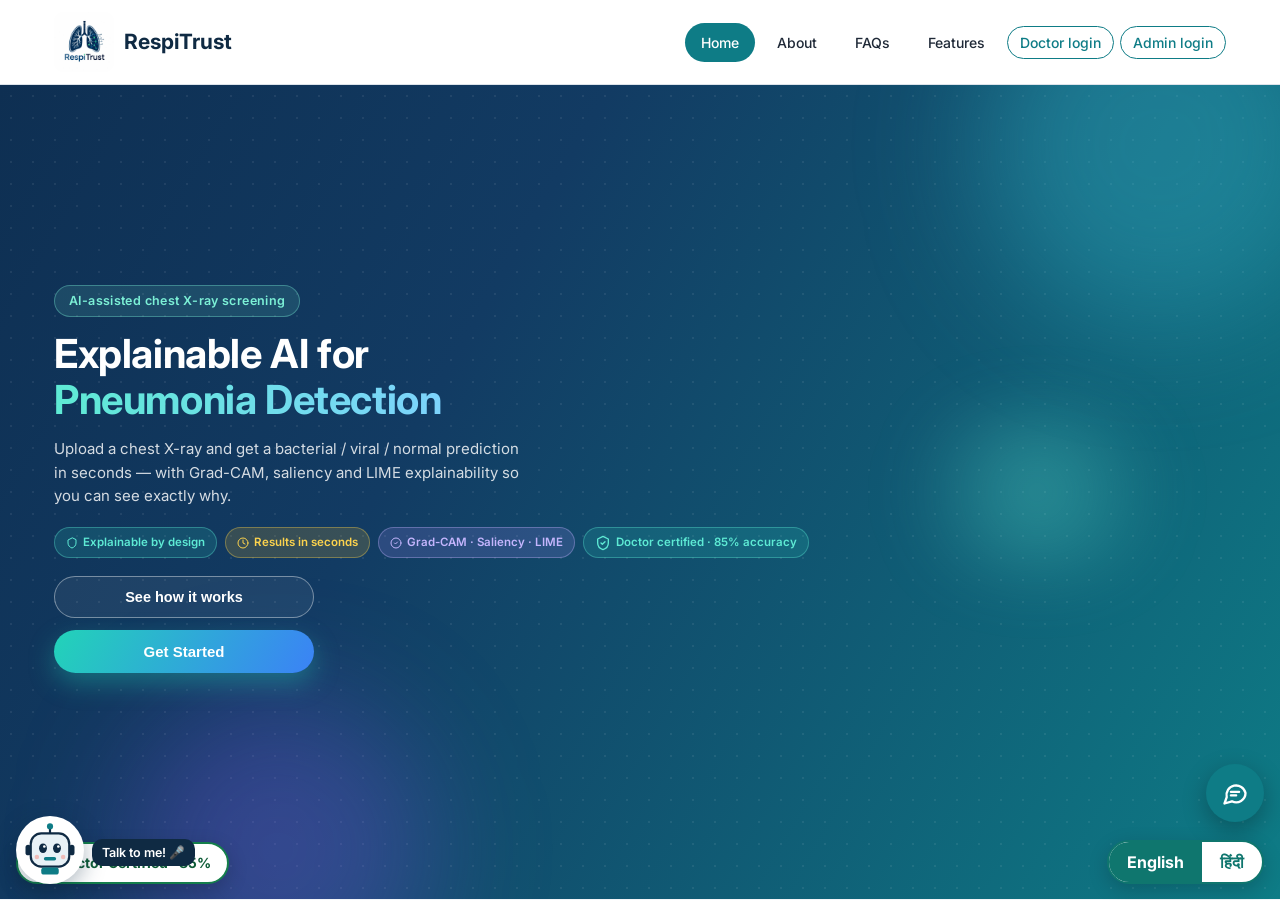
<file: frontend/index.html>
<!DOCTYPE html>
<html lang="en">
<head>
<meta charset="UTF-8">
<meta name="viewport" content="width=device-width, initial-scale=1.0">
<title>RespiTrust — AI-Powered Pneumonia Detection</title>
<link rel="icon" type="image/jpeg" href="assets/logo.jpg">
<link rel="preconnect" href="https://fonts.googleapis.com">
<link rel="preconnect" href="https://fonts.gstatic.com" crossorigin>
<link href="https://fonts.googleapis.com/css2?family=Inter:wght@400;500;600;700;800&display=swap" rel="stylesheet">
<link rel="stylesheet" href="css/style.css">
<link rel="stylesheet" href="css/extras.css">
</head>
<body>


<div id="heroScreen">

  <nav class="landing-nav">
    <div class="container nav-inner">
      <div class="nav-brand">
        <img src="assets/logo.jpg" alt="RespiTrust logo">
        <span>RespiTrust</span>
      </div>
      <div class="nav-links">
        <a href="#" class="nav-pill active">Home</a>
        <a href="#" id="heroNavAboutBtn">About</a>
        <a href="#" id="heroNavServicesBtn">FAQs</a>
        <a href="#" id="heroNavFeaturesBtn">Features</a>
      </div>
    </div>
  </nav>

  <header class="hero">
    <div class="hero-dots"></div>
    <div class="hero-glow hero-glow-a"></div>
    <div class="hero-glow hero-glow-b"></div>
    <div class="container hero-inner">
      <div class="hero-copy">
        <span class="hero-eyebrow">AI-assisted chest X-ray screening</span>
        <h1 class="hero-headline"><span class="reveal-line" style="--d:0s">Explainable AI for</span><br><span class="reveal-line shimmer-text" style="--d:.15s">Pneumonia Detection</span></h1>
        <p class="reveal-line" style="--d:.3s">Upload a chest X-ray and get a bacterial / viral / normal prediction in seconds — with Grad-CAM, saliency and LIME explainability so you can see exactly why.</p>
        <div class="hero-trust-row reveal-line" style="--d:.4s">
          <span class="hero-chip chip-teal">
            <svg viewBox="0 0 24 24" fill="none" stroke="currentColor" stroke-width="2" stroke-linecap="round" stroke-linejoin="round"><path d="M12 2 4 6v6c0 5 3.5 8.5 8 10 4.5-1.5 8-5 8-10V6z"/></svg>
            Explainable by design
          </span>
          <span class="hero-chip chip-amber">
            <svg viewBox="0 0 24 24" fill="none" stroke="currentColor" stroke-width="2" stroke-linecap="round" stroke-linejoin="round"><circle cx="12" cy="12" r="10"/><path d="M12 6v6l4 2"/></svg>
            Results in seconds
          </span>
          <span class="hero-chip chip-violet">
            <svg viewBox="0 0 24 24" fill="none" stroke="currentColor" stroke-width="2" stroke-linecap="round" stroke-linejoin="round"><path d="M9 12l2 2 4-4"/><circle cx="12" cy="12" r="10"/></svg>
            Grad-CAM · Saliency · LIME
          </span>
        </div>
        <div class="hero-cta-col reveal-line" style="--d:.55s">
          <button id="heroLearnMoreBtn" type="button" class="btn-ghost-light">See how it works</button>
          <button id="landingGetStartedBtn" type="button" class="btn-pill-bright">Get Started</button>
        </div>
      </div>
      <div class="hero-visual">
        <div class="hero-visual-glow"></div>
        <div class="hero-stage animate-float">
          <img class="stage-bg" src="assets/hero-bg.png" alt="">
          <img class="emerge-part" src="assets/badge-xray.png" alt="Chest X-ray with Grad-CAM heatmap overlay"
               style="left:38.3%;top:23.0%;width:28.2%;--dx:0px;--dy:0px;--d:.15s">
          <img class="emerge-part" src="assets/badge-ai.png" alt="AI processing icon"
               style="left:59.4%;top:16.9%;width:8.1%;--dx:24px;--dy:-28px;--d:.3s">
          <img class="emerge-part" src="assets/badge-pred.png" alt="Prediction card: Bacterial 87%, Viral 8%, Normal 5%"
               style="left:16.3%;top:37.3%;width:20.9%;--dx:-46px;--dy:8px;--d:.4s">
          <img class="emerge-part" src="assets/badge-gradcam.png" alt="Grad-CAM explainability thumbnail"
               style="left:72.4%;top:23.6%;width:10.5%;--dx:42px;--dy:-14px;--d:.5s">
          <img class="emerge-part" src="assets/badge-saliency.png" alt="Saliency map explainability thumbnail"
               style="left:72.4%;top:39.4%;width:10.5%;--dx:46px;--dy:0px;--d:.6s">
          <img class="emerge-part" src="assets/badge-lime.png" alt="LIME explainability thumbnail"
               style="left:72.4%;top:55.7%;width:10.5%;--dx:42px;--dy:14px;--d:.7s">
          <img class="emerge-part" src="assets/badge-thumbl.png" alt="Segmentation thumbnail"
               style="left:49.6%;top:73.6%;width:8.0%;--dx:-14px;--dy:34px;--d:.8s">
          <img class="emerge-part" src="assets/badge-thumbr.png" alt="Segmentation thumbnail"
               style="left:57.5%;top:72.5%;width:9.0%;--dx:18px;--dy:34px;--d:.9s">
        </div>
      </div>
    </div>
  </header>

</div>


<div id="infoScreen" style="display:none;">

  <nav class="landing-nav">
    <div class="container nav-inner">
      <div class="nav-brand">
        <img src="assets/logo.jpg" alt="RespiTrust logo">
        <span>RespiTrust</span>
      </div>
      <div class="nav-links">
        <a href="#" id="infoNavHomeBtn">Home</a>
        <a href="#about" class="nav-pill active">About</a>
        <a href="#services">FAQs</a>
        <a href="#features">Features</a>
        <button type="button" id="infoNavAnalyzeBtn" class="nav-cta-btn">Analyze an X-ray</button>
      </div>
    </div>
  </nav>

  <section id="about" class="landing-section">
    <div class="container">
      <p class="eyebrow-plain">About RespiTrust</p>
      <h2 class="section-title">Built for trust, not just accuracy</h2>
      <div class="about-grid">
        <div>
          <p class="about-lead">RespiTrust is an AI-assisted chest X-ray screening tool. It classifies scans as Normal, Bacterial pneumonia or Viral pneumonia, and shows the exact lung regions that drove the prediction — so the result is something a clinician can actually check, not a black box.</p>
          <ul class="check-list">
            <li>Three-class classification in a few seconds</li>
            <li>Region-of-concern highlighting on every scan</li>
            <li>Full test history saved to your account</li>
          </ul>
        </div>
        <div class="about-card">
          <div class="about-card-row"><span>Speed</span><strong>Results in seconds</strong></div>
          <div class="about-card-row"><span>Coverage</span><strong>Normal · Bacterial · Viral</strong></div>
          <div class="about-card-row"><span>Transparency</span><strong>Visual explanation on every scan</strong></div>
          <div class="about-card-row"><span>Privacy</span><strong>Your scans, your account only</strong></div>
        </div>
      </div>
    </div>
  </section>

  <section id="services" class="landing-section alt">
    <div class="container">
      <p class="eyebrow-plain">FAQs</p>
      <h2 class="section-title">Frequently asked questions</h2>
      <div class="accordion" id="landingAccordion">
        <div class="accordion-item open">
          <button class="accordion-head" type="button">
            <span>How does RespiTrust work?</span><span class="accordion-caret">▾</span>
          </button>
          <div class="accordion-body">
            <p>Upload a chest X-ray and RespiTrust classifies it as Normal, Bacterial pneumonia or Viral pneumonia in a few seconds, and highlights the lung regions that most influenced that result.</p>
          </div>
        </div>
        <div class="accordion-item">
          <button class="accordion-head" type="button">
            <span>Who can use this platform?</span><span class="accordion-caret">▾</span>
          </button>
          <div class="accordion-body">
            <p>Built for clinicians and students who want a fast, explainable second read on a chest X-ray. It's a screening aid, not a replacement for a radiologist's diagnosis.</p>
          </div>
        </div>
        <div class="accordion-item">
          <button class="accordion-head" type="button">
            <span>Is my data kept anywhere?</span><span class="accordion-caret">▾</span>
          </button>
          <div class="accordion-body">
            <p>Once you log in, every scan you analyze is saved to your account's history so you can track a patient's results over time and see how their condition is trending.</p>
          </div>
        </div>
        <div class="accordion-item">
          <button class="accordion-head" type="button">
            <span>Does this replace a doctor's diagnosis?</span><span class="accordion-caret">▾</span>
          </button>
          <div class="accordion-body">
            <p>No. RespiTrust is a screening aid meant to support a faster, more transparent first read — every result should still be confirmed by a qualified doctor or radiologist.</p>
          </div>
        </div>
        <div class="accordion-item">
          <button class="accordion-head" type="button">
            <span>What image formats can I upload?</span><span class="accordion-caret">▾</span>
          </button>
          <div class="accordion-body">
            <p>RespiTrust accepts standard chest X-ray images in JPG or PNG format. Just upload the scan and you'll get your result in seconds.</p>
          </div>
        </div>
      </div>
    </div>
  </section>

  <section id="features" class="landing-section">
    <div class="container">
      <p class="eyebrow-plain">Features</p>
      <h2 class="section-title">Everything you need for a reliable read</h2>
      <div class="features-grid">
        <div class="feature-card">
          <div class="feature-icon"><svg viewBox="0 0 24 24" fill="none" stroke="currentColor" stroke-width="2" stroke-linecap="round" stroke-linejoin="round"><path d="M9 12l2 2 4-4"/><circle cx="12" cy="12" r="10"/></svg></div>
          <h3>Explainable by design</h3>
          <p>Grad-CAM, saliency maps and LIME on every prediction, not just a confidence number.</p>
        </div>
        <div class="feature-card">
          <div class="feature-icon"><svg viewBox="0 0 24 24" fill="none" stroke="currentColor" stroke-width="2" stroke-linecap="round" stroke-linejoin="round"><circle cx="12" cy="12" r="10"/><path d="M12 6v6l4 2"/></svg></div>
          <h3>Results in seconds</h3>
          <p>Upload a scan and get a full breakdown — prediction, confidence and region of concern — almost instantly.</p>
        </div>
        <div class="feature-card">
          <div class="feature-icon"><svg viewBox="0 0 24 24" fill="none" stroke="currentColor" stroke-width="2" stroke-linecap="round" stroke-linejoin="round"><path d="M12 2 4 6v6c0 5 3.5 8.5 8 10 4.5-1.5 8-5 8-10V6z"/></svg></div>
          <h3>OTP-secured login</h3>
          <p>Passwordless mobile OTP login with instant verification — no passwords to manage or leak.</p>
        </div>
        <div class="feature-card">
          <div class="feature-icon"><svg viewBox="0 0 24 24" fill="none" stroke="currentColor" stroke-width="2" stroke-linecap="round" stroke-linejoin="round"><path d="M3 3v18h18"/><path d="M7 15l4-6 4 3 5-8"/></svg></div>
          <h3>Trend-aware history</h3>
          <p>Every scan is saved to your account, and RespiTrust flags whether a patient looks like they're improving or worsening.</p>
        </div>
      </div>
    </div>
  </section>

  <footer class="site-footer">
    <div class="container footer-grid">
      <div>
        <div class="footer-brand">RespiTrust</div>
        <p>Explainable AI for pneumonia detection — a screening aid for chest X-rays, built with transparency at the core.</p>
      </div>
      <div>
        <h4>Quick links</h4>
        <a href="#" id="footerHomeBtn">Home</a>
        <a href="#about">About</a>
        <a href="#services">FAQs</a>
        <a href="#features">Features</a>
      </div>
      <div>
        <h4>Get started</h4>
        <p class="footer-note">Academic project — not a certified medical diagnostic tool.</p>
      </div>
    </div>
  </footer>
</div>



<div id="loginScreen" style="display:none;">
  <div class="auth-wrap">
    <div class="auth-card">
      <div class="auth-logo"><img src="assets/logo.jpg" alt="RespiTrust logo"></div>
      <h2>Log in to RespiTrust</h2>
      <p class="auth-sub">Enter your mobile number — we'll send a one-time code to verify it's you.</p>

      <div id="loginStepEmail">
        <label for="loginPhone">Mobile number</label>
        <input type="tel" id="loginPhone" placeholder="10-digit mobile number" inputmode="numeric" pattern="[0-9]{10}" maxlength="10" autocomplete="tel-national">
        <button id="sendOtpBtn" type="button" class="btn-block">Send OTP</button>
      </div>

      <div id="loginStepOtp" style="display:none;">
        <p class="otp-target">Code sent to <strong id="otpPhoneLabel"></strong></p>
        <div id="demoOtpNote" class="demo-otp-note"></div>
        <label for="loginOtp">6-digit code</label>
        <input type="text" id="loginOtp" maxlength="6" inputmode="numeric" placeholder="••••••">
        <button id="verifyOtpBtn" type="button" class="btn-block">Verify &amp; log in</button>
        <button id="resendOtpBtn" type="button" class="btn-link">Change number / resend code</button>
      </div>

      <p id="authError" class="auth-error"></p>
    </div>
  </div>
</div>


<div id="appScreen" style="display:none;">

<nav class="landing-nav">
  <div class="container nav-inner">
    <div class="nav-brand">
      <img src="assets/logo.jpg" alt="RespiTrust logo">
      <span>RespiTrust</span>
    </div>
    <div class="nav-links">
      <a href="#" id="navHomeBtn" class="nav-pill active">Upload</a>
      <a href="#" id="navHistoryBtn">History</a>
      <span class="app-nav-email" id="navUserPhone"></span>
      <button id="logoutBtn" type="button" class="nav-cta-btn">Log out</button>
    </div>
  </div>
</nav>

<header class="hero app-hero">
  <div class="hero-dots"></div>
  <div class="hero-glow hero-glow-a"></div>
  <div class="hero-glow hero-glow-b"></div>
  <div class="container app-hero-inner">
    <span class="hero-eyebrow">AI-assisted chest X-ray screening</span>
    <h1>Upload a chest X-ray</h1>
    <p>Get a Normal / Bacterial / Viral prediction in seconds — with Grad-CAM, saliency and LIME so you can see exactly why.</p>
    <div class="hero-trust-row">
      <span class="hero-chip chip-teal">
        <svg viewBox="0 0 24 24" fill="none" stroke="currentColor" stroke-width="2" stroke-linecap="round" stroke-linejoin="round"><path d="M12 2 4 6v6c0 5 3.5 8.5 8 10 4.5-1.5 8-5 8-10V6z"/></svg>
        Explainable by design
      </span>
      <span class="hero-chip chip-amber">
        <svg viewBox="0 0 24 24" fill="none" stroke="currentColor" stroke-width="2" stroke-linecap="round" stroke-linejoin="round"><circle cx="12" cy="12" r="10"/><path d="M12 6v6l4 2"/></svg>
        Results in seconds
      </span>
      <span class="hero-chip chip-violet">
        <svg viewBox="0 0 24 24" fill="none" stroke="currentColor" stroke-width="2" stroke-linecap="round" stroke-linejoin="round"><path d="M9 12l2 2 4-4"/><circle cx="12" cy="12" r="10"/></svg>
        Grad-CAM · Saliency · LIME
      </span>
    </div>
  </div>
</header>

<main class="container">

  <section id="uploadSection" class="fade-in upload-panel">
    <div class="upload-zone" id="uploadZone">
      <div class="upload-icon">
        <svg viewBox="0 0 24 24" fill="none" stroke="currentColor" stroke-width="1.8" stroke-linecap="round" stroke-linejoin="round">
          <path d="M21 15v4a2 2 0 0 1-2 2H5a2 2 0 0 1-2-2v-4"/>
          <polyline points="17 8 12 3 7 8"/>
          <line x1="12" y1="3" x2="12" y2="15"/>
        </svg>
      </div>
      <p>Click or drag a chest X-ray image here</p>
      <span>Frontal chest X-rays only &middot; JPG or PNG</span>
      <em class="upload-pick">Choose file</em>
    </div>
    <input type="file" id="fileInput" accept="image/png, image/jpeg">
    <div class="preview-row" id="previewRow">
      <img id="previewImg" alt="Uploaded X-ray preview">
      <span class="fname" id="fileName"></span>
      <button id="analyzeBtn" type="button">Analyze image</button>
    </div>
    <div class="upload-error" id="uploadError" role="alert" style="display:none">
      <div class="upload-error-icon" aria-hidden="true">!</div>
      <div>
        <strong id="uploadErrorTitle">This image can't be analysed</strong>
        <p id="uploadErrorText"></p>
        <p class="upload-error-hint">RespiTrust analyses frontal chest X-rays only. Please choose a chest X-ray image (JPG or PNG) and try again.</p>
      </div>
    </div>
  </section>

  <div class="card loading-box" id="loadingBox">
    <div class="spinner"></div>
    <p>Analyzing X-ray…</p>
  </div>

  <section id="resultSection" class="fade-in">
    <h2>Prediction result</h2>
    <div class="result-card" id="resultCard">
      <div class="result-top">
        <div class="result-heading">
          <div class="result-icon" id="resultIcon">
            <svg viewBox="0 0 24 24" fill="none" stroke="currentColor" stroke-width="2" stroke-linecap="round" stroke-linejoin="round"><path d="M9 12l2 2 4-4"/><circle cx="12" cy="12" r="10"/></svg>
          </div>
          <div>
            <p class="result-label">Prediction</p>
            <p class="result-prediction" id="predictionLabel">—</p>
          </div>
        </div>
        <div class="result-confidence">
          <div class="num" id="confidenceNum">—</div>
          <div class="lbl">confidence</div>
        </div>
      </div>
    </div>
    <p class="history-save-note" id="historySaveNote"></p>

    <div class="card explain-card" style="margin-top:20px;">
      <h2>What this means</h2>
      <p class="plain-explanation" id="plainExplanation">—</p>
    </div>

    <div class="card" style="margin-top:20px;">
      <h2 style="margin-bottom:18px;">Probability breakdown</h2>
      <div class="prob-row">
        <div class="prob-head"><span>Bacterial pneumonia</span><span id="pctBacteria">0%</span></div>
        <div class="prob-bar"><div class="prob-fill bacteria" id="barBacteria"></div></div>
      </div>
      <div class="prob-row">
        <div class="prob-head"><span>Normal</span><span id="pctNormal">0%</span></div>
        <div class="prob-bar"><div class="prob-fill normal" id="barNormal"></div></div>
      </div>
      <div class="prob-row">
        <div class="prob-head"><span>Viral pneumonia</span><span id="pctVirus">0%</span></div>
        <div class="prob-bar"><div class="prob-fill virus" id="barVirus"></div></div>
      </div>
    </div>

    <div class="card" style="margin-top:20px;">
      <h2>Explainability</h2>
      <div class="tabs">
        <button class="tab-btn active" data-tab="gradcam">Grad-CAM</button>
        <button class="tab-btn" data-tab="saliency">Saliency map</button>
        <button class="tab-btn" data-tab="lime">LIME</button>
      </div>
      <div class="xai-images">
        <div class="xai-panel active" id="panel-gradcam">
          <canvas id="canvas-gradcam" width="400" height="400"></canvas>
          <p class="xai-caption">Highlights the lung regions that most influenced the model's prediction, warmer areas mattered more.</p>
        </div>
        <div class="xai-panel" id="panel-saliency">
          <canvas id="canvas-saliency" width="400" height="400"></canvas>
          <p class="xai-caption">Shows pixel-level gradients — brighter points are areas the model was most sensitive to.</p>
        </div>
        <div class="xai-panel" id="panel-lime">
          <canvas id="canvas-lime" width="400" height="400"></canvas>
          <p class="xai-caption">Outlines the image superpixels that contributed positively to the predicted class.</p>
        </div>
      </div>
    </div>

    <div class="region-box" style="margin-top:20px;">
      <svg viewBox="0 0 24 24" fill="none" stroke="currentColor" stroke-width="2" stroke-linecap="round" stroke-linejoin="round">
        <circle cx="12" cy="12" r="10"/><path d="M12 16v-4"/><path d="M12 8h.01"/>
      </svg>
      <p><strong>Region of concern</strong><span id="regionText">Model focused on the lower-left lung field.</span></p>
    </div>
  </section>

</main>

</div>


<div id="historyScreen" style="display:none;">
  <nav class="landing-nav">
    <div class="container nav-inner">
      <div class="nav-brand">
        <img src="assets/logo.jpg" alt="RespiTrust logo">
        <span>RespiTrust</span>
      </div>
      <div class="nav-links">
        <a href="#" id="historyNavHomeBtn">Upload</a>
        <a href="#" id="historyNavHistoryBtn" class="nav-pill active">History</a>
        <span class="app-nav-email" id="historyNavUserPhone"></span>
        <button id="historyLogoutBtn" type="button" class="nav-cta-btn">Log out</button>
      </div>
    </div>
  </nav>

  <header class="hero app-hero">
    <div class="hero-dots"></div>
    <div class="hero-glow hero-glow-a"></div>
    <div class="hero-glow hero-glow-b"></div>
    <div class="container app-hero-inner">
      <span class="hero-eyebrow">Your account</span>
      <h1>Test history &amp; condition trend</h1>
      <p>Every scan you analyze is saved here, so you can see how the condition is changing over time.</p>
    </div>
  </header>

  <main class="container">
    <h2>Condition trend</h2>
    <div class="trend-banner" id="trendBanner">
      <div class="trend-dot" id="trendDot"></div>
      <div>
        <p class="trend-headline" id="trendHeadline">Loading…</p>
        <p class="trend-detail" id="trendDetail"></p>
      </div>
    </div>

    <h2 style="margin-top:32px;">Past tests</h2>
    <div id="historyList" class="history-list">
      <p class="history-empty" id="historyEmpty" style="display:none;">No tests yet — analyze an X-ray to start building history.</p>
    </div>
  </main>
</div>

<script src="js/logger.js"></script>
<script src="js/i18n.js"></script>
<script src="js/script.js"></script>
<script src="js/extras.js"></script>
<script src="js/voice.js"></script>
<script src="js/usercases.js"></script>
<script src="js/robot.js"></script>

</body>
</html>
</file>
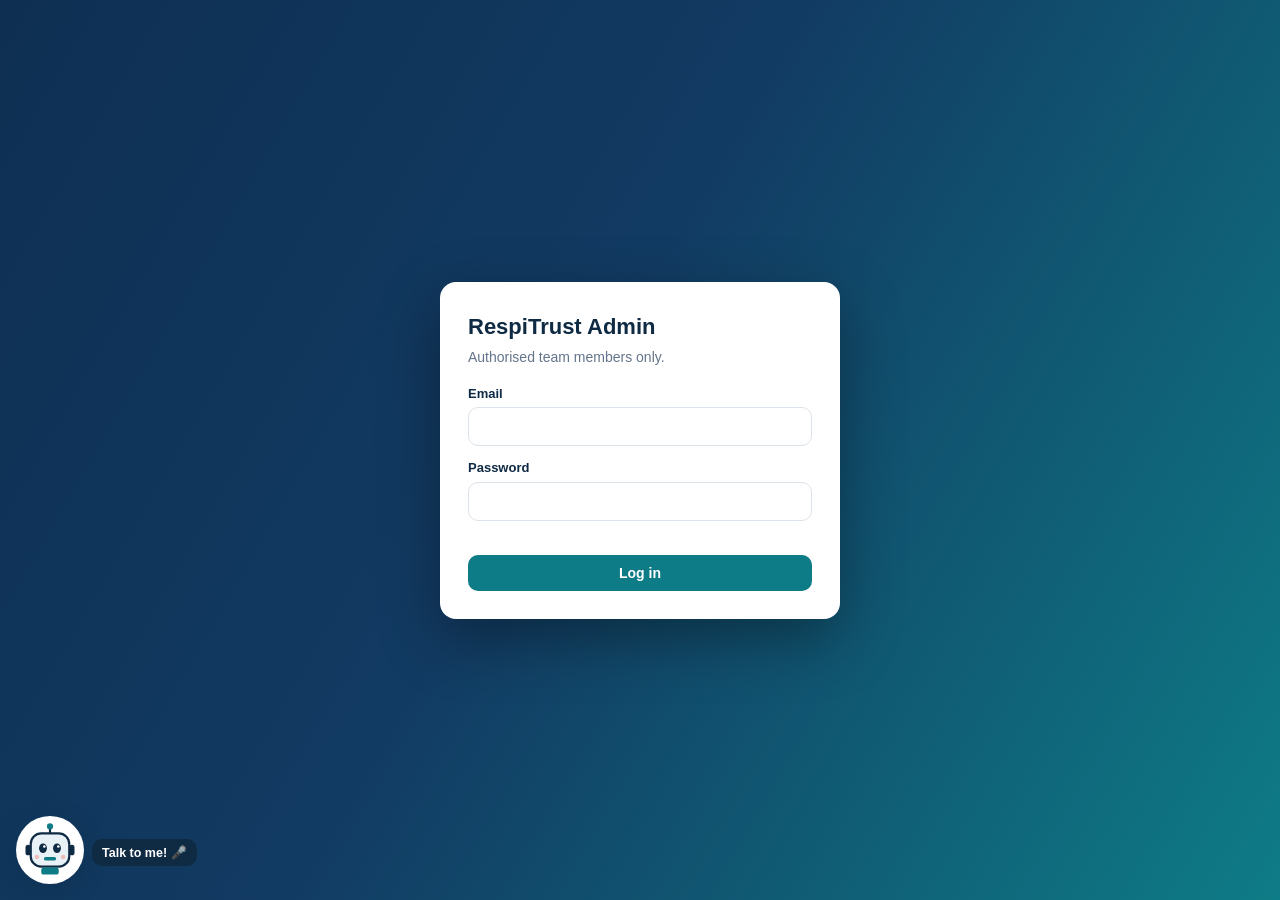
<file: frontend/admin.html>
<!DOCTYPE html>
<html lang="en">
<head>
<meta charset="UTF-8">
<meta name="viewport" content="width=device-width, initial-scale=1">
<title>RespiTrust Admin Portal</title>
<link rel="stylesheet" href="css/portal.css">
</head>
<body>

<div id="loginView" class="login-wrap">
  <form class="login-card" id="loginForm" autocomplete="on">
    <h1>RespiTrust Admin</h1>
    <p>Authorised team members only.</p>
    <label class="f" for="em">Email</label>
    <input class="in" id="em" type="email" autocomplete="username" required>
    <label class="f" for="pw">Password</label>
    <input class="in" id="pw" type="password" autocomplete="current-password" required>
    <div class="err" id="loginErr"></div>
    <button class="btn solid" style="width:100%;margin-top:6px" type="submit">Log in</button>
  </form>
</div>

<div id="appView" class="hidden">
  <div class="topbar">
    <b>RespiTrust</b><span class="tag">Admin</span>
    <span class="sp"></span>
    <span class="who" id="who"></span>
    <button class="btn small" id="logoutBtn" type="button">Log out</button>
  </div>
  <div class="admin-main">
    <div class="tabs" id="tabs">
      <button class="tab on" data-t="overview" type="button">Overview</button>
      <button class="tab" data-t="conv" type="button">Conversations</button>
      <button class="tab" data-t="cases" type="button">Cases</button>
      <button class="tab" data-t="users" type="button">Users</button>
      <button class="tab" data-t="doctors" type="button">Doctors</button>
      <button class="tab" data-t="chat" type="button">Chatbot logs</button>
      <button class="tab" data-t="audit" type="button">Activity</button>
      <button class="tab" data-t="account" type="button">My account</button>
    </div>
    <div id="view"></div>
  </div>
</div>

<script src="js/portal-common.js"></script>
<script src="js/admin.js"></script>
<script src="js/robot.js"></script>
</body>
</html>
</file>
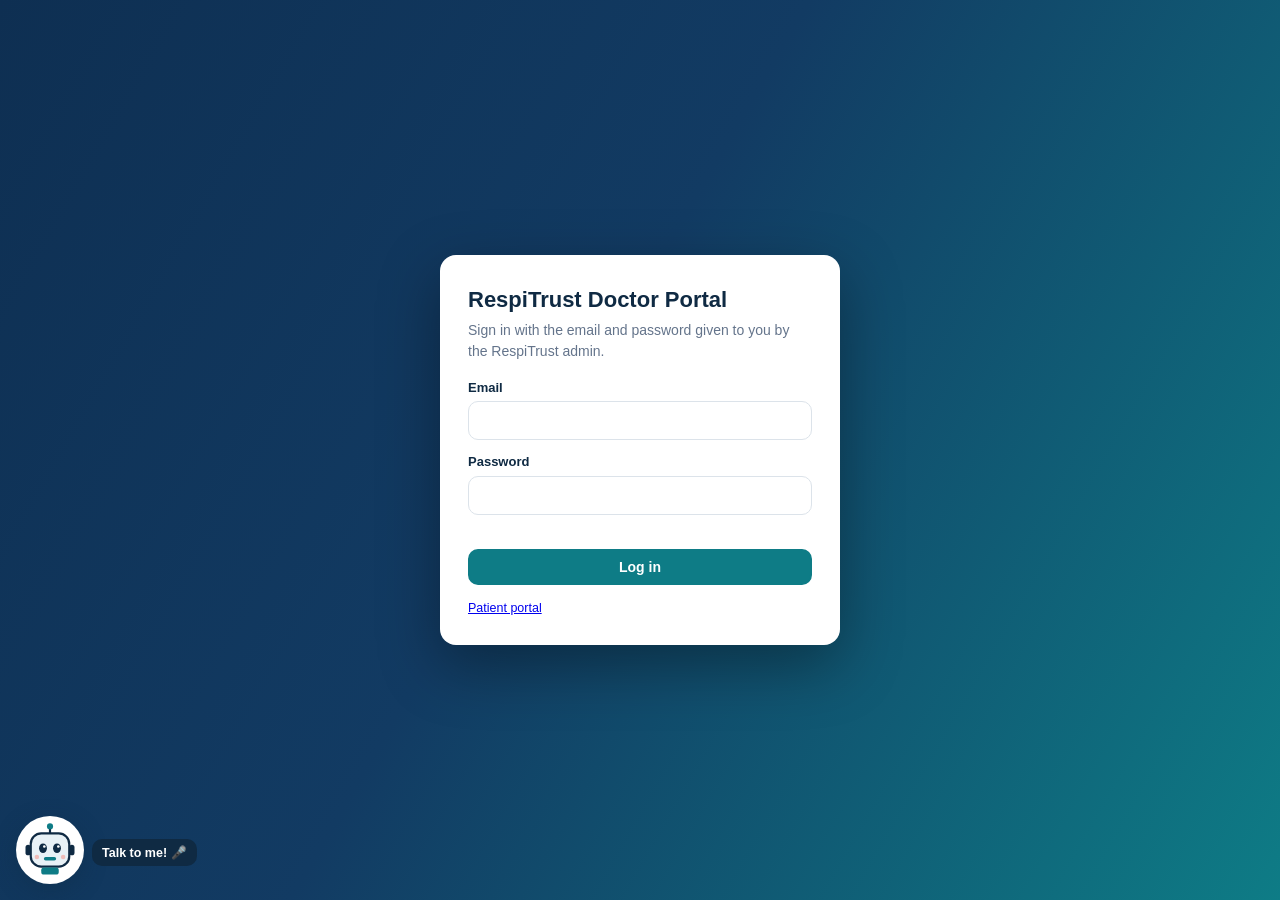
<file: frontend/doctor.html>
<!DOCTYPE html>
<html lang="en">
<head>
<meta charset="UTF-8">
<meta name="viewport" content="width=device-width, initial-scale=1">
<title>RespiTrust Doctor Portal</title>
<link rel="stylesheet" href="css/portal.css">
</head>
<body>

<div id="loginView" class="login-wrap">
  <form class="login-card" id="loginForm" autocomplete="on">
    <h1>RespiTrust Doctor Portal</h1>
    <p>Sign in with the email and password given to you by the RespiTrust admin.</p>
    <label class="f" for="em">Email</label>
    <input class="in" id="em" type="email" autocomplete="username" required>
    <label class="f" for="pw">Password</label>
    <input class="in" id="pw" type="password" autocomplete="current-password" required>
    <div class="err" id="loginErr"></div>
    <button class="btn solid" style="width:100%;margin-top:6px" type="submit">Log in</button>
    <p style="margin:14px 0 0;font-size:12.5px"><a href="index.html">Patient portal</a></p>
  </form>
</div>

<div id="appView" class="hidden">
  <div class="topbar">
    <b>RespiTrust</b><span class="tag">Doctor portal</span>
    <span class="sp"></span>
    <span class="who" id="who"></span>
    <button class="btn small" id="refreshBtn" type="button">Refresh</button>
    <button class="btn small" id="logoutBtn" type="button">Log out</button>
  </div>
  <div class="layout">
    <div class="panel">
      <h2>Cases</h2>
      <div class="tabs" id="tabs">
        <button class="tab on" data-f="open" type="button">New</button>
        <button class="tab" data-f="mine" type="button">My cases</button>
        <button class="tab" data-f="reviewed" type="button">Reviewed</button>
      </div>
      <div class="list" id="list"></div>
    </div>
    <div class="panel" id="detail"><div class="empty">Select a case on the left to see the X-ray and details.</div></div>
  </div>
</div>

<script src="js/portal-common.js"></script>
<script src="js/doctor.js"></script>
<script src="js/robot.js"></script>
</body>
</html>
</file>
<file: frontend/css/style.css>
:root{
    --ink:#0F2A43;          
    --ink-dark:#081A2C;    
    --accent:#0E7C86;      
    --accent-dark:#0A5F67;
    --bacteria:#B3261E;    
    --normal:#157F4B;       
    --virus:#B45309;        
    --bg:#F3F5F8;
    --surface:#FFFFFF;
    --border:#DCE3EA;
    --text:#1F2937;
    --text-muted:#64748B;
    --white:#FFFFFF;
  }
  *{box-sizing:border-box;}
  html{scroll-behavior:smooth;}
  html,body{height:100%;}
  body{
    margin:0;
    font-family:'Inter','Segoe UI',Roboto,sans-serif;
    background:var(--bg);
    color:var(--text);
    line-height:1.5;
  }
  .container{
    max-width:1180px;
    margin:0 auto;
    padding:0 24px;
  }
  header.site-header{
    position:relative;
    background:linear-gradient(120deg,#0E2F52 0%, #123B63 40%, #0E7C86 110%);
    color:var(--white);
    padding:32px 0 30px;
    overflow:hidden;
    border-bottom:3px solid #22D3B8;
  }
  header.site-header .container{
    max-width:none;
    padding:0 48px;
  }
  header.site-header::before{
    content:"";
    position:absolute;
    right:-40px; top:-80px;
    width:260px;height:260px;
    background:radial-gradient(circle, rgba(139,92,246,0.22) 0%, transparent 70%);
    pointer-events:none;
  }
  .header-inner{
    position:relative;
    display:flex;
    align-items:center;
    gap:24px;
  }
  .logo-mark{
    width:96px;height:96px;
    flex:0 0 auto;
    display:flex;align-items:center;justify-content:center;
    background:rgba(255,255,255,0.97);
    border-radius:16px;
    box-shadow:0 6px 18px rgba(0,0,0,0.25);
    padding:10px;
  }
  .logo-mark img{width:100%;height:100%;object-fit:contain;display:block;}
  .header-text h1{
    margin:0;
    font-size:38px;
    font-weight:700;
    letter-spacing:-0.01em;
  }
  .header-text p.tagline{
    margin:6px 0 0;
    font-size:15px;
    color:rgba(255,255,255,0.72);
    font-weight:400;
  }
  .header-badges{
    position:relative;
    display:flex;
    gap:10px;
    margin-top:22px;
    flex-wrap:wrap;
  }
  .header-badges span{
    font-size:12.5px;
    font-weight:500;
    color:rgba(255,255,255,0.85);
    background:rgba(255,255,255,0.06);
    border:1px solid rgba(255,255,255,0.16);
    padding:6px 12px;
    border-radius:6px;
    display:flex;align-items:center;gap:6px;
  }
  .header-badges svg{width:13px;height:13px;flex:0 0 auto;color:var(--accent);}

  #appScreen, #historyScreen{display:none;}

  main{padding:52px 0 60px;}

  section{margin-bottom:32px;}

  #uploadSection{margin-top:36px;}

  h2{
    font-size:19px;
    font-weight:600;
    color:var(--ink);
    margin:0 0 16px;
  }

  .card{
    background:var(--surface);
    border-radius:10px;
    border:1px solid var(--border);
    box-shadow:0 1px 3px rgba(15,42,67,0.06);
    padding:24px;
    transition:box-shadow .2s ease;
  }
  .card:hover{
    box-shadow:0 4px 14px rgba(15,42,67,0.08);
  }

  .fade-in{
    opacity:0;
    transform:translateY(10px);
    transition:opacity .4s ease, transform .4s ease;
  }
  .fade-in.visible{
    opacity:1;
    transform:translateY(0);
  }
  .upload-zone{
    border:2px dashed var(--border);
    border-radius:10px;
    padding:48px 24px;
    text-align:center;
    cursor:pointer;
    transition:border-color .2s ease, background .2s ease;
    background:var(--surface);
  }
  .upload-zone:hover, .upload-zone.dragover{
    border-color:var(--accent);
    background:#EEF6F7;
  }
  .upload-zone .upload-icon{
    width:52px;height:52px;
    margin:0 auto 14px;
    border-radius:10px;
    background:#E8F1F2;
    display:flex;align-items:center;justify-content:center;
  }
  .upload-zone svg{width:24px;height:24px;color:var(--accent);}
  .upload-zone p{margin:0;font-size:15px;font-weight:600;color:var(--ink);}
  .upload-zone span{display:block;font-size:13px;color:var(--text-muted);margin-top:6px;}
  #fileInput{display:none;}
  .preview-row{
    margin-top:18px;
    display:flex;
    align-items:center;
    gap:16px;
    display:none;
  }
  .preview-row img{
    width:80px;height:80px;object-fit:cover;border-radius:8px;
    border:1px solid var(--border);
  }
  .preview-row .fname{font-size:14px;font-weight:500;color:var(--text);}
  .preview-row button{
    margin-left:auto;
    background:var(--ink);color:var(--white);border:none;border-radius:8px;
    padding:10px 18px;cursor:pointer;font-size:13px;font-weight:600;
    transition:background .15s ease;
  }
  .preview-row button:hover{background:var(--ink-dark);}
  .loading-box{
    display:none;
    align-items:center;
    gap:14px;
    padding:20px 24px;
  }
  .spinner{
    border:3px solid #E2E8EF;
    border-top:3px solid var(--accent);
    border-radius:50%;
    width:26px;height:26px;
    animation:spin 1s linear infinite;
    flex:0 0 auto;
  }
  @keyframes spin{0%{transform:rotate(0deg);}100%{transform:rotate(360deg);}}
  .loading-box p{margin:0;font-size:14.5px;font-weight:500;color:var(--ink);}
  #resultSection{display:none;}
  .result-card{
    border-radius:10px;
    padding:26px 28px;
    box-shadow:0 1px 3px rgba(15,42,67,0.06);
    color:var(--white);
  }
  .result-card.normal{background:linear-gradient(135deg,var(--normal),#0E6B3E);}
  .result-card.bacteria{background:linear-gradient(135deg,var(--bacteria),#8E1E18);}
  .result-card.virus{background:linear-gradient(135deg,var(--virus),#8F4106);}
  .result-top{display:flex;justify-content:space-between;align-items:flex-start;flex-wrap:wrap;gap:10px;}
  .result-label{font-size:12.5px;text-transform:uppercase;letter-spacing:.06em;opacity:.8;margin:0 0 4px;}
  .result-heading{display:flex;align-items:center;gap:12px;}
  .result-icon{
    width:42px;height:42px;flex:0 0 auto;border-radius:10px;
    background:rgba(255,255,255,0.16);
    display:flex;align-items:center;justify-content:center;
  }
  .result-icon svg{width:22px;height:22px;}
  .result-prediction{font-size:27px;font-weight:700;margin:0;}
  .result-confidence{text-align:right;}
  .result-confidence .num{font-size:29px;font-weight:700;}
  .result-confidence .lbl{font-size:12px;opacity:.8;}
  .prob-row{margin-bottom:14px;}
  .prob-row:last-child{margin-bottom:0;}
  .prob-head{display:flex;justify-content:space-between;font-size:13.5px;font-weight:500;margin-bottom:6px;color:var(--text);}
  .prob-bar{background:#E9EDF2;border-radius:5px;height:10px;overflow:hidden;}
  .prob-fill{height:100%;width:0%;border-radius:5px;transition:width .8s ease-in-out;}
  .prob-fill.bacteria{background:var(--bacteria);}
  .prob-fill.normal{background:var(--normal);}
  .prob-fill.virus{background:var(--virus);}
  .tabs{display:flex;gap:4px;margin-bottom:18px;flex-wrap:wrap;background:#EEF1F5;padding:4px;border-radius:8px;width:fit-content;}
  .tab-btn{
    border:none;background:transparent;
    padding:8px 16px;border-radius:6px;font-size:13.5px;font-weight:500;
    cursor:pointer;color:var(--text-muted);transition:all .15s ease;
  }
  .tab-btn.active{background:var(--surface);color:var(--ink);box-shadow:0 1px 2px rgba(15,42,67,0.1);}
  .xai-images{display:flex;gap:15px;flex-wrap:wrap;}
  .xai-panel{display:none;width:100%;}
  .xai-panel.active{display:block;}
  .xai-panel canvas{width:100%;max-width:860px;display:block;border-radius:8px;border:1px solid var(--border);}
  .xai-caption{font-size:13px;color:var(--text-muted);margin-top:10px;}
  .region-box{
    display:flex;gap:12px;align-items:flex-start;
    background:#EEF6F7;border:1px solid #CFE6E8;
    border-radius:8px;padding:16px 18px;
  }
  .region-box svg{width:19px;height:19px;flex:0 0 auto;color:var(--accent);margin-top:2px;}
  .region-box p{margin:0;font-size:14px;color:var(--text);}
  .region-box strong{display:block;font-size:12.5px;color:var(--ink);margin-bottom:2px;}

  @media (max-width:600px){
    .container{padding:0 16px;}
    header.site-header{padding:22px 0 18px;}
    header.site-header .container{padding:0 20px;}
    .logo-mark{width:64px;height:64px;border-radius:12px;}
    .header-text h1{font-size:26px;}
    .result-prediction{font-size:24px;}
    .result-confidence .num{font-size:24px;}
  }
  .landing-nav{
    background:var(--surface);
    border-bottom:1px solid var(--border);
    position:sticky;top:0;z-index:20;
  }
  .landing-nav .container{
    max-width:1220px;
  }
  .nav-inner{
    display:flex;align-items:center;gap:22px;flex-wrap:wrap;
    padding:12px 24px;
  }
  .nav-brand{display:flex;align-items:center;gap:10px;font-weight:700;font-size:21px;color:var(--ink);flex:0 0 auto;}
  .nav-brand img{width:60px;height:60px;border-radius:11px;object-fit:contain;}
  .nav-search{flex:1 1 auto;max-width:360px;}
  .nav-search input{
    width:100%;border:1px solid var(--border);border-radius:999px;
    padding:9px 16px;font-size:13.5px;background:var(--bg);color:var(--text-muted);
  }
  .nav-links{display:flex;align-items:center;gap:6px;margin-left:auto;flex:0 0 auto;}
  .nav-links a{
    text-decoration:none;color:var(--text);font-size:14px;font-weight:500;
    padding:9px 16px;border-radius:999px;transition:background .15s ease, color .15s ease;
  }
  .nav-links a:hover{background:#EEF1F5;}
  .nav-links a.nav-pill.active{background:var(--accent);color:var(--white);}
  .nav-cta-btn{
    border:none;color:var(--white);font-size:13.5px;font-weight:700;
    padding:10px 20px;border-radius:999px;cursor:pointer;white-space:nowrap;
    background:linear-gradient(120deg,#22D3B8,#3B82F6);
    box-shadow:0 6px 16px rgba(34,211,184,0.35);
    transition:transform .15s ease, box-shadow .15s ease;
  }
  .nav-cta-btn:hover{transform:translateY(-1px);box-shadow:0 8px 20px rgba(34,211,184,0.45);}
  @media (max-width:900px){
    .nav-cta-btn{padding:9px 16px;font-size:12.5px;}
  }

  .hero{
    position:relative;
    background:linear-gradient(120deg,#0E2F52 0%, #123B63 35%, #0E7C86 100%);
    color:var(--white);
    padding:32px 0;
    overflow:hidden;
  }
  .hero .container{
    max-width:1220px;
    width:100%;
  }
  @media (min-width:701px){
    #heroScreen{
      height:100vh;
      display:flex;
      flex-direction:column;
      overflow:hidden;
    }
    .landing-nav{flex:0 0 auto;}
    .hero{
      flex:1 1 auto;
      min-height:0;
      display:flex;
      align-items:center;
    }
  }
  .hero-dots{
    position:absolute;inset:0;
    background-image:radial-gradient(rgba(255,255,255,0.14) 1px, transparent 1px);
    background-size:22px 22px;
    opacity:0.5;
  }
  .hero-glow{position:absolute;border-radius:50%;filter:blur(60px);pointer-events:none;}
  .hero-glow-a{width:360px;height:360px;background:rgba(56,189,205,0.35);top:-120px;right:-60px;}
  .hero-glow-b{width:300px;height:300px;background:rgba(139,92,246,0.28);bottom:-100px;left:10%;}
  .hero-inner{
    position:relative;display:grid;grid-template-columns:0.95fr 1.35fr;gap:40px;align-items:center;
  }
  .hero-eyebrow{
    display:inline-block;font-size:12.5px;font-weight:600;letter-spacing:.03em;
    color:#7CF0D6;background:rgba(124,240,214,0.12);border:1px solid rgba(124,240,214,0.35);
    padding:6px 14px;border-radius:999px;margin-bottom:14px;
  }
  .hero h1{
    margin:0 0 14px;font-size:40px;font-weight:700;line-height:1.15;letter-spacing:-0.01em;
  }
  .hero p{
    margin:0 0 20px;max-width:480px;font-size:15px;line-height:1.55;color:rgba(255,255,255,0.82);
  }
  .hero-cta-row{display:flex;gap:14px;flex-wrap:wrap;margin-bottom:26px;}
  .hero-trust-row{display:flex;gap:8px;flex-wrap:nowrap;overflow-x:auto;padding-bottom:2px;margin-bottom:16px;scrollbar-width:none;}
  .hero-trust-row::-webkit-scrollbar{display:none;}
  .hero-chip{
    font-size:11.5px;font-weight:600;padding:6px 11px;border-radius:999px;
    display:flex;align-items:center;gap:5px;border:1px solid transparent;white-space:nowrap;flex:0 0 auto;
  }
  .hero-chip svg{width:12px;height:12px;flex:0 0 auto;}
  .chip-teal{background:rgba(45,212,191,0.16);color:#5EEAD4;border-color:rgba(94,234,212,0.35);}
  .chip-amber{background:rgba(251,191,36,0.16);color:#FCD34D;border-color:rgba(252,211,77,0.35);}
  .chip-violet{background:rgba(167,139,250,0.18);color:#C4B5FD;border-color:rgba(196,181,253,0.35);}

  .btn-pill-light{
    border:none;background:var(--white);color:var(--ink);
    font-size:15px;font-weight:600;padding:13px 30px;border-radius:999px;cursor:pointer;
    box-shadow:0 8px 20px rgba(0,0,0,0.18);
    transition:transform .15s ease, box-shadow .15s ease;
  }
  .btn-pill-light:hover{transform:translateY(-1px);box-shadow:0 10px 24px rgba(0,0,0,0.22);}
  .btn-pill-light.small{padding:8px 18px;font-size:13px;}
  .btn-pill-bright{
    border:none;color:var(--white);font-size:15px;font-weight:700;padding:13px 30px;border-radius:999px;cursor:pointer;
    background:linear-gradient(120deg,#22D3B8,#3B82F6);
    box-shadow:0 10px 26px rgba(34,211,184,0.35);
    transition:transform .15s ease, box-shadow .15s ease;
  }
  .btn-pill-bright:hover{transform:translateY(-1px);box-shadow:0 12px 30px rgba(34,211,184,0.45);}
  .btn-ghost-light{
    border:1px solid rgba(255,255,255,0.4);background:rgba(255,255,255,0.06);color:var(--white);
    font-size:14.5px;font-weight:600;padding:12px 26px;border-radius:999px;cursor:pointer;
    transition:background .15s ease;
  }
  .btn-ghost-light:hover{background:rgba(255,255,255,0.14);}
  .btn-pill-dark{
    border:none;background:var(--accent);color:var(--white);
    font-size:14px;font-weight:600;padding:11px 22px;border-radius:999px;cursor:pointer;
    transition:background .15s ease;
  }
  .btn-pill-dark:hover{background:var(--accent-dark);}

  .landing-section{padding:80px 0;}
  .landing-section.alt{background:var(--surface);}
  .eyebrow-plain{margin:0 0 12px;font-size:38px;font-weight:800;letter-spacing:.03em;text-transform:uppercase;color:var(--accent);text-align:center;}
  .section-title{
    font-size:20px;font-weight:400;letter-spacing:-0.01em;
    background:linear-gradient(120deg,#000000,#000000);
    -webkit-background-clip:text;background-clip:text;-webkit-text-fill-color:transparent;color:var(--ink);
    margin:0 auto 36px;max-width:660px;text-align:center;line-height:1.2;
  }
  @media (max-width:600px){
    .section-title{font-size:28px;}
  }

  .about-grid{display:grid;grid-template-columns:1.15fr 1fr;gap:64px;align-items:start;max-width:1100px;margin:0 auto;}
  .about-lead{font-size:16px;line-height:1.75;color:var(--text);margin:0 0 22px;}
  .check-list{list-style:none;margin:0;padding:0;display:flex;flex-direction:column;gap:14px;}
  .check-list li{
    font-size:14.5px;color:var(--text);padding-left:32px;position:relative;min-height:20px;display:flex;align-items:center;
  }
  .check-list li::before{
    content:"✓";position:absolute;left:0;top:50%;transform:translateY(-50%);
    width:20px;height:20px;border-radius:50%;
    background:linear-gradient(120deg,#22D3B8,#3B82F6);
    display:flex;align-items:center;justify-content:center;
    color:#fff;font-size:11px;font-weight:800;line-height:1;
    box-shadow:0 0 0 3px rgba(34,211,184,0.16), 0 0 10px rgba(34,211,184,0.6);
    text-shadow:0 0 4px rgba(255,255,255,0.9);
  }
  .about-card{
    background:var(--surface);border:1px solid var(--border);border-radius:18px;padding:28px;
  }
  .about-card-row{
    display:flex;justify-content:space-between;gap:12px;padding:12px 0;
    border-bottom:1px solid var(--border);font-size:13.5px;
  }
  .about-card-row:last-child{border-bottom:none;}
  .about-card-row span{color:var(--text-muted);}
  .about-card-row strong{color:var(--ink);font-weight:600;text-align:right;}

  .accordion{max-width:920px;margin:0 auto;display:flex;flex-direction:column;gap:12px;}
  .accordion-item{
    background:var(--surface);border:1px solid var(--border);border-radius:14px;overflow:hidden;
  }
  .accordion-head{
    width:100%;display:flex;justify-content:space-between;align-items:center;
    background:none;border:none;cursor:pointer;padding:16px 18px;
    font-size:14.5px;font-weight:600;color:var(--ink);text-align:left;
  }
  .accordion-caret{transition:transform .2s ease;color:var(--accent);}
  .accordion-item.open .accordion-caret{transform:rotate(180deg);}
  .accordion-body{max-height:0;overflow:hidden;transition:max-height .25s ease;}
  .accordion-item.open .accordion-body{max-height:240px;}
  .accordion-body p{margin:0;padding:0 18px 16px;font-size:13.5px;line-height:1.6;color:var(--text-muted);}

  .features-grid{display:grid;grid-template-columns:repeat(4,1fr);gap:18px;}
  .feature-card{
    background:var(--surface);border:1px solid var(--border);border-radius:20px;padding:26px 22px;
    transition:transform .18s ease, box-shadow .18s ease;
  }
  .feature-card:hover{
    transform:translateY(-4px);
    box-shadow:0 14px 30px rgba(15,42,67,0.12);
  }
  .feature-icon{
    width:50px;height:50px;border-radius:14px;color:var(--white);
    background:linear-gradient(135deg,#22D3B8,#3B82F6);
    box-shadow:0 8px 18px rgba(34,211,184,0.35);
    display:flex;align-items:center;justify-content:center;margin-bottom:16px;
  }
  .feature-icon svg{width:24px;height:24px;}
  .feature-card h3{margin:0 0 6px;font-size:15.5px;font-weight:700;color:var(--ink);}
  .feature-card p{margin:0;font-size:13.5px;line-height:1.55;color:var(--text-muted);}

  .site-footer{
    background:var(--ink-dark);color:rgba(255,255,255,0.72);padding:48px 0 32px;
  }
  .footer-grid{display:grid;grid-template-columns:1.4fr 1fr 1fr;gap:32px;}
  .footer-brand{font-size:19px;font-weight:700;color:var(--white);margin-bottom:10px;}
  .footer-grid p{font-size:13.5px;line-height:1.6;margin:0;}
  .footer-grid h4{color:var(--white);font-size:13px;font-weight:600;margin:0 0 14px;}
  .footer-grid a{display:block;color:rgba(255,255,255,0.72);text-decoration:none;font-size:13.5px;margin-bottom:10px;}
  .footer-grid a:hover{color:var(--white);}
  .footer-note{margin-bottom:14px !important;color:rgba(255,255,255,0.55);}

  @media (max-width:900px){
    .about-grid{grid-template-columns:1fr;}
    .features-grid{grid-template-columns:repeat(2,1fr);}
    .footer-grid{grid-template-columns:1fr;}
    .nav-search{display:none;}
  }
  .auth-wrap{
    min-height:100vh;display:flex;align-items:center;justify-content:center;
    background:linear-gradient(135deg,#1B3F63 0%, var(--ink) 55%, var(--accent-dark) 130%);
    padding:24px;
  }
  .auth-card{
    width:100%;max-width:380px;background:var(--surface);border-radius:14px;
    padding:36px 32px;box-shadow:0 20px 50px rgba(0,0,0,0.3);
  }
  .auth-logo{width:60px;height:60px;margin:0 auto 18px;}
  .auth-logo img{width:100%;height:100%;object-fit:contain;border-radius:12px;}
  .auth-card h2{margin:0 0 6px;font-size:21px;font-weight:700;color:var(--ink);text-align:center;}
  .auth-sub{margin:0 0 22px;font-size:13.5px;color:var(--text-muted);line-height:1.5;text-align:center;}
  .auth-card label{display:block;font-size:12.5px;font-weight:600;color:var(--text);margin-bottom:6px;}
  .auth-card input{
    width:100%;border:1px solid var(--border);border-radius:8px;padding:11px 14px;
    font-size:14.5px;margin-bottom:16px;font-family:inherit;
  }
  .auth-card input:focus{outline:none;border-color:var(--accent);}
  .btn-block{
    width:100%;border:none;background:var(--accent);color:var(--white);
    font-size:14.5px;font-weight:600;padding:12px;border-radius:8px;cursor:pointer;
    transition:background .15s ease;
  }
  .btn-block:hover{background:var(--accent-dark);}
  .btn-block:disabled{opacity:0.6;cursor:default;}
  .btn-link{
    display:block;width:100%;text-align:center;background:none;border:none;
    color:var(--accent);font-size:13px;font-weight:500;margin-top:14px;cursor:pointer;
  }
  .otp-target{font-size:13.5px;color:var(--text-muted);margin:0 0 12px;}
  .demo-otp-note{
    background:#FFF7E6;border:1px solid #F3D9A0;border-radius:8px;
    padding:10px 14px;font-size:13px;color:#7A4B0B;margin-bottom:16px;
  }
  .auth-error{margin:14px 0 0;font-size:13px;color:var(--bacteria);min-height:1em;}
  .app-nav{
    margin-left:auto;display:flex;align-items:center;gap:18px;flex-wrap:wrap;
  }
  .app-nav a{
    color:rgba(255,255,255,0.8);text-decoration:none;font-size:13.5px;font-weight:500;
  }
  .app-nav a:hover, .app-nav a.current{color:var(--white);}
  .app-nav-email{font-size:12.5px;color:rgba(255,255,255,0.55);}
  .trend-banner{
    display:flex;gap:14px;align-items:flex-start;
    background:var(--surface);border:1px solid var(--border);border-radius:10px;padding:20px 22px;
  }
  .trend-dot{width:12px;height:12px;border-radius:50%;margin-top:5px;flex:0 0 auto;background:var(--text-muted);}
  .trend-banner.improving .trend-dot{background:var(--normal);}
  .trend-banner.worsening .trend-dot{background:var(--bacteria);}
  .trend-banner.stable .trend-dot{background:var(--virus);}
  .trend-headline{margin:0 0 4px;font-size:16px;font-weight:700;color:var(--ink);}
  .trend-detail{margin:0;font-size:13.5px;color:var(--text-muted);line-height:1.5;}

  .history-list{display:flex;flex-direction:column;gap:12px;}
  .history-empty{color:var(--text-muted);font-size:14px;}
  .history-card{
    display:flex;align-items:center;gap:16px;
    background:var(--surface);border:1px solid var(--border);border-radius:10px;padding:14px 18px;
  }
  .history-card img{width:56px;height:56px;object-fit:cover;border-radius:8px;border:1px solid var(--border);}
  .history-card-main{flex:1 1 auto;min-width:0;}
  .history-card-top{display:flex;align-items:center;gap:10px;flex-wrap:wrap;}
  .history-badge{
    font-size:12px;font-weight:600;padding:3px 10px;border-radius:999px;color:var(--white);
  }
  .history-badge.bacteria{background:var(--bacteria);}
  .history-badge.normal{background:var(--normal);}
  .history-badge.virus{background:var(--virus);}
  .history-card-date{font-size:12.5px;color:var(--text-muted);}
  .history-card-region{margin:4px 0 0;font-size:13px;color:var(--text-muted);}
  .history-card-conf{font-size:13.5px;font-weight:600;color:var(--ink);flex:0 0 auto;}

  .history-save-note{margin:10px 0 0;font-size:13px;color:var(--text-muted);}

  @media (max-width:900px){
    .hero-inner{grid-template-columns:1fr;}
    .hero-visual{order:-1;margin-bottom:8px;}
    .hero-stage{width:100%;max-width:340px;}
  }

  @media (max-width:600px){
    .hero h1{font-size:30px;}
    .hero{padding:48px 0 56px;}
    .hero p{max-width:none;}
    .app-nav{width:100%;justify-content:space-between;margin-top:10px;}
  }

  .explain-card{
    background:#EEF6F7;border:1px solid #CFE6E8;
  }
  .plain-explanation{
    margin:0;font-size:14.5px;line-height:1.7;color:var(--text);
  }
  .hero-cta-col{
    display:flex;flex-direction:column;align-items:flex-start;gap:12px;max-width:260px;margin-bottom:26px;
  }
  .hero-cta-col .btn-ghost-light, .hero-cta-col .btn-pill-bright{width:100%;text-align:center;}

  @keyframes revealUp{
    from{opacity:0; transform:translateY(16px);}
    to{opacity:1; transform:translateY(0);}
  }
  .reveal-line{
    opacity:0;
    animation:revealUp .7s ease forwards;
    animation-delay:var(--d,0s);
  }
  .hero-headline{overflow:visible;}

  @keyframes shimmer{
    0%{background-position:0% 50%;}
    100%{background-position:200% 50%;}
  }
  .shimmer-text{
    background:linear-gradient(90deg,#5EEAD4,#7DD3FC,#C4B5FD,#5EEAD4);
    background-size:300% auto;
    -webkit-background-clip:text;background-clip:text;-webkit-text-fill-color:transparent;color:transparent;
  }
  .reveal-line.shimmer-text{
    animation: revealUp .7s ease forwards, shimmer 5s linear infinite;
    animation-delay: var(--d,0s), 0s;
  }

  @keyframes floatCard{
    0%,100%{transform:translateY(0);}
    50%{transform:translateY(-12px);}
  }
  .animate-float{animation:floatCard 4.5s ease-in-out infinite;}

  .hero-visual{position:relative;display:flex;justify-content:center;align-items:center;}
  .hero-visual-glow{
    position:absolute;width:85%;height:85%;border-radius:50%;
    background:radial-gradient(circle, rgba(94,234,212,0.35) 0%, transparent 70%);
    filter:blur(30px);pointer-events:none;
  }
  .hero-stage{
    position:relative;width:min(118%, 840px, 78vh);max-width:840px;aspect-ratio:1672/941;
    filter:drop-shadow(0 20px 45px rgba(0,0,0,0.35));
  }
  .stage-bg{
    position:absolute;inset:0;width:100%;height:100%;
    opacity:0;
    animation:linesReveal 7s ease infinite;
    animation-delay:0s;
  }
  @keyframes linesReveal{
    0%{opacity:0;}
    5%{opacity:1;}
    75%{opacity:1;}
    83%{opacity:0;}
    100%{opacity:0;}
  }
  .emerge-part{
    position:absolute;height:auto;opacity:0;
    animation:emergePart 7s cubic-bezier(.22,.7,.3,1) infinite;
    animation-delay:var(--d,0s);
  }
  @keyframes emergePart{
    0%{opacity:0; transform:translate(var(--dx,0px), var(--dy,0px)) scale(.55);}
    8%{opacity:1; transform:translate(0,0) scale(1);}
    75%{opacity:1; transform:translate(0,0) scale(1);}
    83%{opacity:0; transform:translate(0,0) scale(1);}
    100%{opacity:0; transform:translate(var(--dx,0px), var(--dy,0px)) scale(.55);}
  }

  .cta-band{
    background:linear-gradient(120deg,#0E2F52 0%, #123B63 40%, #0E7C86 110%);
    padding:44px 0;
  }
  .cta-band-inner{
    display:flex;justify-content:space-between;align-items:center;gap:24px;flex-wrap:wrap;
  }
  .cta-band-inner h2{color:var(--white);font-size:22px;margin:0 0 6px;}
  .cta-band-inner p{color:rgba(255,255,255,0.8);font-size:14px;margin:0;}

  @media (max-width:700px){
    .cta-band-inner{flex-direction:column;text-align:center;}
  }

  @media (prefers-reduced-motion: reduce){
    .reveal-line, .shimmer-text, .animate-float, .emerge-part, .stage-bg{
      animation:none !important; opacity:1 !important; transform:none !important;
    }
  }
  .nav-links .app-nav-email{
    font-size:13px;font-weight:500;color:var(--text-muted);
    padding:6px 12px;background:var(--bg);border:1px solid var(--border);border-radius:999px;
    margin:0 6px;
  }
  .nav-links .app-nav-email:empty{display:none;}

  .app-hero{padding:52px 0 92px;display:block;}
  .app-hero .app-hero-inner{position:relative;}
  .app-hero h1{margin:0 0 12px;font-size:40px;font-weight:800;line-height:1.15;letter-spacing:-0.01em;}
  .app-hero p{margin:0 0 18px;max-width:560px;font-size:15.5px;line-height:1.6;color:rgba(255,255,255,0.82);}
  .app-hero .hero-trust-row{margin-bottom:0;}

  #appScreen main.container, #historyScreen main.container{max-width:980px;padding-top:0;padding-bottom:64px;}
  #historyScreen main.container{padding-top:36px;}
  #appScreen main.container{margin-top:-56px;position:relative;z-index:2;}

  .upload-panel{
    margin-top:0 !important;
    background:var(--surface);border:1px solid var(--border);border-radius:22px;
    padding:28px;box-shadow:0 18px 44px rgba(15,42,67,0.14);
  }
  .upload-zone{
    border:2px dashed #9FD8D8;border-radius:16px;padding:52px 24px;
    background:linear-gradient(180deg,#F7FCFC 0%,#EEF6F7 100%);
  }
  .upload-zone:hover, .upload-zone.dragover{border-color:#22D3B8;background:#E9F8F6;}
  .upload-zone .upload-icon{
    width:64px;height:64px;border-radius:50%;
    background:linear-gradient(120deg,#22D3B8,#3B82F6);
    box-shadow:0 0 0 6px rgba(34,211,184,0.15),0 10px 24px rgba(34,211,184,0.4);
  }
  .upload-zone svg{width:28px;height:28px;color:#fff;}
  .upload-zone p{font-size:17px;}
  .upload-pick{
    display:inline-block;margin-top:18px;font-style:normal;font-size:13.5px;font-weight:700;color:#fff;
    padding:10px 24px;border-radius:999px;
    background:linear-gradient(120deg,#22D3B8,#3B82F6);
    box-shadow:0 6px 16px rgba(34,211,184,0.35);
  }
  .preview-row{padding-top:18px;border-top:1px solid var(--border);}
  .preview-row img{border-radius:12px;}
  .preview-row button{
    background:linear-gradient(120deg,#22D3B8,#3B82F6);border-radius:999px;padding:12px 26px;font-size:14px;font-weight:700;
    box-shadow:0 8px 20px rgba(34,211,184,0.35);transition:transform .15s ease, box-shadow .15s ease;
  }
  .preview-row button:hover{background:linear-gradient(120deg,#22D3B8,#3B82F6);transform:translateY(-1px);box-shadow:0 10px 24px rgba(34,211,184,0.45);}

  #appScreen .card, #historyScreen .card{border-radius:18px;}
  #appScreen .loading-box{margin-top:20px;}
  #resultSection{margin-top:28px;}
  .result-card{border-radius:18px;}
  .region-box{border-radius:14px;}
  .tabs{border-radius:999px;}
  .tab-btn{border-radius:999px;}
  .tab-btn.active{background:linear-gradient(120deg,#22D3B8,#3B82F6);color:#fff;}
  .trend-banner, .history-card{border-radius:16px;}
  #historyScreen h2{font-size:20px;}

  @media (max-width:700px){
    .app-hero{padding:36px 0 80px;}
    .app-hero h1{font-size:28px;}
    .nav-links .app-nav-email{display:none;}
    .upload-panel{padding:18px;border-radius:18px;}
  }
  .upload-error{
    display:flex;gap:14px;align-items:flex-start;margin-top:16px;
    padding:16px 18px;border-radius:14px;
    background:#FDF3F2;border:1px solid #F0C9C5;border-left:5px solid var(--bacteria);
  }
  .upload-error-icon{
    flex:0 0 auto;width:28px;height:28px;border-radius:50%;
    background:var(--bacteria);color:#fff;font-weight:800;font-size:16px;
    display:flex;align-items:center;justify-content:center;
  }
  .upload-error strong{display:block;color:var(--bacteria);font-size:15px;margin-bottom:4px;}
  .upload-error p{margin:0 0 6px;font-size:14px;line-height:1.5;color:var(--text);}
  .upload-error .upload-error-hint{font-size:13px;color:var(--text-muted);margin-bottom:0;}
  .nav-search{display:none !important;}
  #heroScreen .hero{
    min-height:calc(100vh - 86px);
    display:flex;
    align-items:center;
  }
  @media (max-width:700px){
    #heroScreen .hero{min-height:calc(100vh - 72px);}
  }
  .landing-nav, .hero, .site-footer, button, .nav-pill, .nav-cta-btn,
  .landing-section h2, .landing-section h3, .feature-card, .hero-chip{
    -webkit-user-select:none; user-select:none;
  }
  .site-footer ::selection, .landing-nav ::selection, .hero ::selection{background:transparent;}
  button:focus, a:focus{outline:none;}
  button:focus-visible, a:focus-visible{outline:2px solid #22d3b8; outline-offset:2px;}
</file>
<file: frontend/css/extras.css>
/* RespiTrust extras: doctor certification, assistant chatbot, advice card, history viewer.
   This file is NEW. It does not override or edit anything in style.css. */
.rtx-hidden{display:none!important}

/* ---------- Floating certified badge (bottom-left) ---------- */
#rtxBadge{position:fixed;left:16px;bottom:16px;z-index:9990;display:flex;align-items:center;gap:8px;
  background:#fff;border:2px solid #157F4B;color:#0E5C37;border-radius:999px;padding:9px 16px 9px 12px;
  font:700 14px/1.2 Inter,'Segoe UI',sans-serif;cursor:pointer;box-shadow:0 6px 20px rgba(0,0,0,.18)}
#rtxBadge svg{width:20px;height:20px;flex:none}
#rtxBadge:hover{background:#F0FAF4}

/* ---------- Certification card / strip ---------- */
.rtx-cert{background:#fff;border:1px solid var(--border,#DCE3EA);border-left:6px solid #157F4B;border-radius:14px;
  padding:18px 20px;margin:20px 0;display:flex;gap:16px;align-items:center;flex-wrap:wrap}
.rtx-cert .rtx-seal{flex:none;width:58px;height:58px;border-radius:50%;background:#E8F6EE;color:#157F4B;display:grid;place-items:center}
.rtx-cert .rtx-seal svg{width:32px;height:32px}
.rtx-cert-main{flex:1 1 260px;min-width:0}
.rtx-cert-main h3{margin:0 0 2px;font-size:17px;color:var(--ink,#0F2A43)}
.rtx-cert-main p{margin:0;font-size:14px;color:var(--text-muted,#64748B)}
.rtx-cert-acc{text-align:center;padding:0 8px}
.rtx-cert-acc b{display:block;font-size:34px;line-height:1;color:#157F4B}
.rtx-cert-acc span{font-size:12px;color:var(--text-muted,#64748B)}
.rtx-btn{border:2px solid #0E7C86;background:#fff;color:#0E7C86;border-radius:10px;padding:9px 16px;
  font:700 14px Inter,'Segoe UI',sans-serif;cursor:pointer}
.rtx-btn:hover{background:#0E7C86;color:#fff}
.rtx-btn.solid{background:#0E7C86;color:#fff}
.rtx-btn.solid:hover{background:#0A5F67}
.rtx-chip-cert{cursor:pointer}

/* ---------- Modal base ---------- */
.rtx-modal{position:fixed;inset:0;z-index:10000;background:rgba(8,26,44,.72);display:flex;align-items:center;
  justify-content:center;padding:16px;overflow:auto}
.rtx-sheet{background:#fff;border-radius:16px;max-width:760px;width:100%;max-height:94vh;overflow:auto;position:relative;
  padding:24px;box-shadow:0 20px 60px rgba(0,0,0,.4);color:var(--text,#1F2937)}
.rtx-x{position:absolute;right:12px;top:10px;border:0;background:#EEF2F6;border-radius:50%;width:36px;height:36px;
  font-size:22px;line-height:1;cursor:pointer;color:#334155}
.rtx-sheet h2{margin:0 0 4px;font-size:22px;color:var(--ink,#0F2A43)}
.rtx-doc{display:grid;grid-template-columns:1fr;gap:6px;background:#F3F5F8;border-radius:12px;padding:14px 16px;margin:14px 0}
.rtx-doc div{font-size:14.5px}
.rtx-doc b{color:var(--ink,#0F2A43)}
.rtx-certimg{width:100%;border:1px solid var(--border,#DCE3EA);border-radius:10px;margin-top:10px;cursor:zoom-in}
.rtx-certimg.big{cursor:zoom-out}
.rtx-note{font-size:12.5px;color:var(--text-muted,#64748B);margin-top:10px}

/* ---------- Chat ---------- */
#rtxChatFab{position:fixed;right:16px;bottom:78px;z-index:9991;width:58px;height:58px;border-radius:50%;border:0;
  background:#0E7C86;color:#fff;cursor:pointer;box-shadow:0 8px 24px rgba(0,0,0,.28);display:grid;place-items:center}
#rtxChatFab svg{width:28px;height:28px}
#rtxChatFab:hover{background:#0A5F67}
#rtxChat{position:fixed;right:16px;bottom:78px;z-index:9992;width:380px;max-width:calc(100vw - 24px);height:560px;
  max-height:calc(100vh - 100px);background:#fff;border-radius:16px;box-shadow:0 18px 56px rgba(0,0,0,.35);
  display:flex;flex-direction:column;overflow:hidden;border:1px solid var(--border,#DCE3EA)}
.rtx-chat-head{background:linear-gradient(120deg,#0E2F52,#0E7C86);color:#fff;padding:12px 14px;display:flex;align-items:center;gap:10px}
.rtx-chat-head .t{flex:1;min-width:0}
.rtx-chat-head b{display:block;font-size:15px}
.rtx-chat-head small{font-size:11.5px;opacity:.85}
.rtx-lang{display:flex;border:1.5px solid rgba(255,255,255,.7);border-radius:999px;overflow:hidden}
.rtx-lang button{border:0;background:transparent;color:#fff;padding:4px 10px;font:700 12px Inter,sans-serif;cursor:pointer}
.rtx-lang button.on{background:#fff;color:#0E5C67}
.rtx-chat-head .rtx-close{border:0;background:rgba(255,255,255,.18);color:#fff;border-radius:50%;width:30px;height:30px;font-size:18px;cursor:pointer}
#rtxMsgs{flex:1;overflow:auto;padding:14px;background:#F3F5F8;display:flex;flex-direction:column;gap:10px}
.rtx-m{max-width:88%;padding:10px 13px;border-radius:14px;font-size:14.5px;line-height:1.45;word-wrap:break-word}
.rtx-m.bot{background:#fff;border:1px solid var(--border,#DCE3EA);align-self:flex-start;border-bottom-left-radius:4px}
.rtx-m.me{background:#0E7C86;color:#fff;align-self:flex-end;border-bottom-right-radius:4px}
.rtx-m ul{margin:6px 0 0;padding-left:18px}
.rtx-warn{background:#FFF7E6;border:1px solid #F5D78E;border-radius:8px;padding:6px 8px;margin-top:8px;font-size:12.5px}
.rtx-chips{display:flex;flex-wrap:wrap;gap:6px;padding:8px 12px;background:#fff;border-top:1px solid var(--border,#DCE3EA);max-height:96px;overflow:auto}
.rtx-chips button{border:1.5px solid #0E7C86;background:#fff;color:#0E7C86;border-radius:999px;padding:5px 11px;font:600 12.5px Inter,sans-serif;cursor:pointer}
.rtx-chips button:hover{background:#0E7C86;color:#fff}
.rtx-in{display:flex;gap:8px;padding:10px;background:#fff;border-top:1px solid var(--border,#DCE3EA)}
.rtx-in input{flex:1;border:1.5px solid var(--border,#DCE3EA);border-radius:10px;padding:10px 12px;font:15px Inter,sans-serif;min-width:0}
.rtx-in input:focus{outline:none;border-color:#0E7C86}
.rtx-in button{border:0;background:#0E7C86;color:#fff;border-radius:10px;padding:0 16px;font:700 14px Inter,sans-serif;cursor:pointer}

/* ---------- Advice card ---------- */
.rtx-advice{margin-top:20px;border-left:6px solid var(--accent,#0E7C86)}
.rtx-advice.bacteria{border-left-color:var(--bacteria,#B3261E)}
.rtx-advice.virus{border-left-color:var(--virus,#B45309)}
.rtx-advice.normal{border-left-color:var(--normal,#157F4B)}
.rtx-advice h3{margin:16px 0 6px;font-size:16px;color:var(--ink,#0F2A43)}
.rtx-advice ul{margin:0;padding-left:20px}
.rtx-advice li{margin:3px 0;font-size:14.5px}
.rtx-red{background:#FDECEA;border:1px solid #F3B7B2;border-radius:10px;padding:10px 14px;margin-top:14px}
.rtx-red h3{margin:0 0 4px;color:#8E1E18}
.rtx-actions{display:flex;gap:10px;flex-wrap:wrap;margin-top:14px}

/* ---------- History viewer ---------- */
.history-card{cursor:pointer;transition:box-shadow .15s,transform .15s}
.history-card:hover{box-shadow:0 6px 18px rgba(15,42,67,.16);transform:translateY(-1px)}
.history-card::after{content:attr(data-open);display:none}
.rtx-hv{max-width:980px;display:grid;grid-template-columns:1.2fr 1fr;gap:20px}
@media (max-width:760px){.rtx-hv{grid-template-columns:1fr}#rtxChat{height:calc(100vh - 100px)}}
.rtx-hv-img{background:#000;border-radius:12px;overflow:auto;max-height:70vh;display:flex;align-items:flex-start;justify-content:center}
.rtx-hv-img img{width:100%;display:block;cursor:zoom-in;transition:width .15s}
.rtx-hv-img img.zoom{width:200%;max-width:none;cursor:zoom-out}
.rtx-hv-nav{display:flex;gap:8px;margin-top:10px;flex-wrap:wrap}
.rtx-pill{display:inline-block;padding:3px 12px;border-radius:999px;color:#fff;font-weight:700;font-size:13px}
.rtx-pill.bacteria{background:var(--bacteria,#B3261E)}.rtx-pill.normal{background:var(--normal,#157F4B)}.rtx-pill.virus{background:var(--virus,#B45309)}
.rtx-hv h3{margin:14px 0 4px;font-size:15px;color:var(--ink,#0F2A43)}
.rtx-hv ul{margin:0;padding-left:18px}.rtx-hv li{font-size:14px;margin:2px 0}
</file>
<file: frontend/css/portal.css>
/* Shared styles for doctor.html and admin.html (NEW file, style.css is not touched) */
:root{
  --ink:#0F2A43;--accent:#0E7C86;--accent-dark:#0A5F67;
  --bacteria:#B3261E;--normal:#157F4B;--virus:#B45309;
  --bg:#F3F5F8;--surface:#fff;--border:#DCE3EA;--text:#1F2937;--muted:#64748B;
}
*{box-sizing:border-box}
html,body{margin:0;height:100%}
body{font-family:'Inter','Segoe UI',Roboto,sans-serif;background:var(--bg);color:var(--text);line-height:1.5}
.hidden{display:none!important}
button{font-family:inherit}
.topbar{background:linear-gradient(120deg,#0E2F52,#123B63 45%,#0E7C86);color:#fff;padding:12px 20px;display:flex;align-items:center;gap:14px;flex-wrap:wrap}
.topbar b{font-size:18px}
.topbar .sp{flex:1}
.topbar .who{font-size:13px;opacity:.9}
.tag{display:inline-block;background:rgba(255,255,255,.18);border-radius:999px;padding:2px 10px;font-size:12px;font-weight:700}
.btn{border:2px solid var(--accent);background:#fff;color:var(--accent);border-radius:10px;padding:8px 14px;font-weight:700;font-size:14px;cursor:pointer}
.btn:hover{background:var(--accent);color:#fff}
.btn.solid{background:var(--accent);color:#fff}.btn.solid:hover{background:var(--accent-dark)}
.btn.danger{border-color:var(--bacteria);color:var(--bacteria)}.btn.danger:hover{background:var(--bacteria);color:#fff}
.btn.small{padding:4px 10px;font-size:12.5px;border-width:1.5px}
.topbar .btn{border-color:#fff;background:transparent;color:#fff}.topbar .btn:hover{background:#fff;color:var(--ink)}

/* login */
.login-wrap{min-height:100vh;display:grid;place-items:center;padding:20px;background:linear-gradient(120deg,#0E2F52,#123B63 45%,#0E7C86)}
.login-card{background:#fff;border-radius:16px;padding:28px;max-width:400px;width:100%;box-shadow:0 20px 60px rgba(0,0,0,.35)}
.login-card h1{margin:0 0 4px;font-size:22px;color:var(--ink)}
.login-card p{margin:0 0 16px;color:var(--muted);font-size:14px}
label.f{display:block;font-weight:600;font-size:13px;margin:12px 0 4px;color:var(--ink)}
input.in,select.in,textarea.in{width:100%;border:1.5px solid var(--border);border-radius:10px;padding:10px 12px;font:15px 'Inter',sans-serif;background:#fff}
input.in:focus,select.in:focus,textarea.in:focus{outline:none;border-color:var(--accent)}
textarea.in{min-height:90px;resize:vertical}
.err{color:var(--bacteria);font-size:13.5px;margin-top:10px;min-height:18px}
.ok{color:var(--normal);font-size:13.5px}

/* layout */
.layout{display:grid;grid-template-columns:340px 1fr;gap:16px;padding:16px;max-width:1500px;margin:0 auto;align-items:start}
@media (max-width:900px){.layout{grid-template-columns:1fr}}
.panel{background:#fff;border:1px solid var(--border);border-radius:14px;padding:16px}
.panel h2{margin:0 0 10px;font-size:17px;color:var(--ink)}
.panel h3{margin:14px 0 6px;font-size:14.5px;color:var(--ink)}
.tabs{display:flex;gap:6px;flex-wrap:wrap;margin-bottom:10px}
.tab{border:1.5px solid var(--border);background:#fff;border-radius:999px;padding:5px 12px;font-weight:600;font-size:13px;cursor:pointer;color:var(--muted)}
.tab.on{background:var(--accent);border-color:var(--accent);color:#fff}
.list{display:flex;flex-direction:column;gap:8px;max-height:72vh;overflow:auto}
.item{border:1.5px solid var(--border);border-radius:12px;padding:10px 12px;cursor:pointer;background:#fff}
.item:hover{border-color:var(--accent)}
.item.sel{border-color:var(--accent);background:#F0FAFB}
.item .t{display:flex;justify-content:space-between;gap:8px;font-weight:700;font-size:14px}
.item .s{font-size:12.5px;color:var(--muted);margin-top:2px}
.pill{display:inline-block;padding:2px 10px;border-radius:999px;color:#fff;font-weight:700;font-size:12px}
.pill.bacteria{background:var(--bacteria)}.pill.normal{background:var(--normal)}.pill.virus{background:var(--virus)}
.pill.open{background:#64748B}.pill.in_review{background:#B45309}.pill.reviewed{background:var(--normal)}
.empty{color:var(--muted);font-size:14px;padding:18px;text-align:center}

/* case detail */
.cols{display:grid;grid-template-columns:1.1fr 1fr;gap:16px}
@media (max-width:1100px){.cols{grid-template-columns:1fr}}
.xray{background:#000;border-radius:12px;overflow:auto;max-height:62vh;display:flex;align-items:flex-start;justify-content:center}
.xray img{width:100%;display:block;cursor:zoom-in}
.xray img.zoom{width:200%;max-width:none;cursor:zoom-out}
.kv{display:grid;grid-template-columns:130px 1fr;gap:4px 10px;font-size:14px}
.kv b{color:var(--ink)}
.thumbs{display:flex;gap:8px;flex-wrap:wrap}
.thumbs button{border:2px solid var(--border);background:#fff;border-radius:8px;padding:2px;cursor:pointer}
.thumbs button.sel{border-color:var(--accent)}
.thumbs img{width:62px;height:62px;object-fit:cover;border-radius:6px;display:block}
.thumbs small{display:block;text-align:center;font-size:10.5px}
.note{background:#F3F5F8;border-radius:10px;padding:10px 12px;font-size:14px;white-space:pre-wrap}
.thread{display:flex;flex-direction:column;gap:8px;max-height:340px;overflow:auto;background:#F3F5F8;border-radius:12px;padding:10px}
.msg{max-width:88%;border-radius:12px;padding:8px 11px;font-size:14px;white-space:pre-wrap;word-wrap:break-word}
.msg small{display:block;font-size:11px;opacity:.75;margin-bottom:2px}
.msg.user{background:#fff;border:1px solid var(--border);align-self:flex-start}
.msg.doctor{background:var(--accent);color:#fff;align-self:flex-end}
.msg.system{background:transparent;color:var(--muted);align-self:center;font-size:12.5px;font-style:italic}
.composer{display:flex;gap:8px;margin-top:8px}
.composer input{flex:1}
.review{border:1.5px solid var(--border);border-radius:12px;padding:12px;margin-top:10px}
.verdict{border-radius:10px;padding:10px 12px;margin-top:8px;font-size:14px}
.verdict.agree{background:#E8F6EE}.verdict.disagree{background:#FDECEA}.verdict.need_more{background:#FFF7E6}

/* tables (admin) */
.tbl{width:100%;border-collapse:collapse;font-size:13.5px}
.tbl th{text-align:left;color:var(--muted);font-weight:600;border-bottom:2px solid var(--border);padding:6px 8px;white-space:nowrap}
.tbl td{border-bottom:1px solid var(--border);padding:7px 8px;vertical-align:top}
.tbl tr.click{cursor:pointer}.tbl tr.click:hover{background:#F0FAFB}
.stats{display:grid;grid-template-columns:repeat(auto-fill,minmax(160px,1fr));gap:10px}
.stat{background:#fff;border:1px solid var(--border);border-radius:12px;padding:12px 14px}
.stat b{display:block;font-size:26px;color:var(--ink);line-height:1.1}
.stat span{font-size:12.5px;color:var(--muted)}
.admin-main{max-width:1400px;margin:0 auto;padding:16px}
.row{display:flex;gap:10px;flex-wrap:wrap;align-items:flex-end}
.row>*{flex:1;min-width:160px}
.chatrow{display:flex;gap:8px;margin:6px 0;font-size:13.5px}
.chatrow .r{font-weight:700;min-width:46px}
.chatrow.user .r{color:var(--accent)}.chatrow.bot .r{color:var(--muted)}
.toast{position:fixed;bottom:18px;left:50%;transform:translateX(-50%);background:#0F2A43;color:#fff;border-radius:10px;padding:10px 16px;font-size:14px;z-index:99}
</file>
